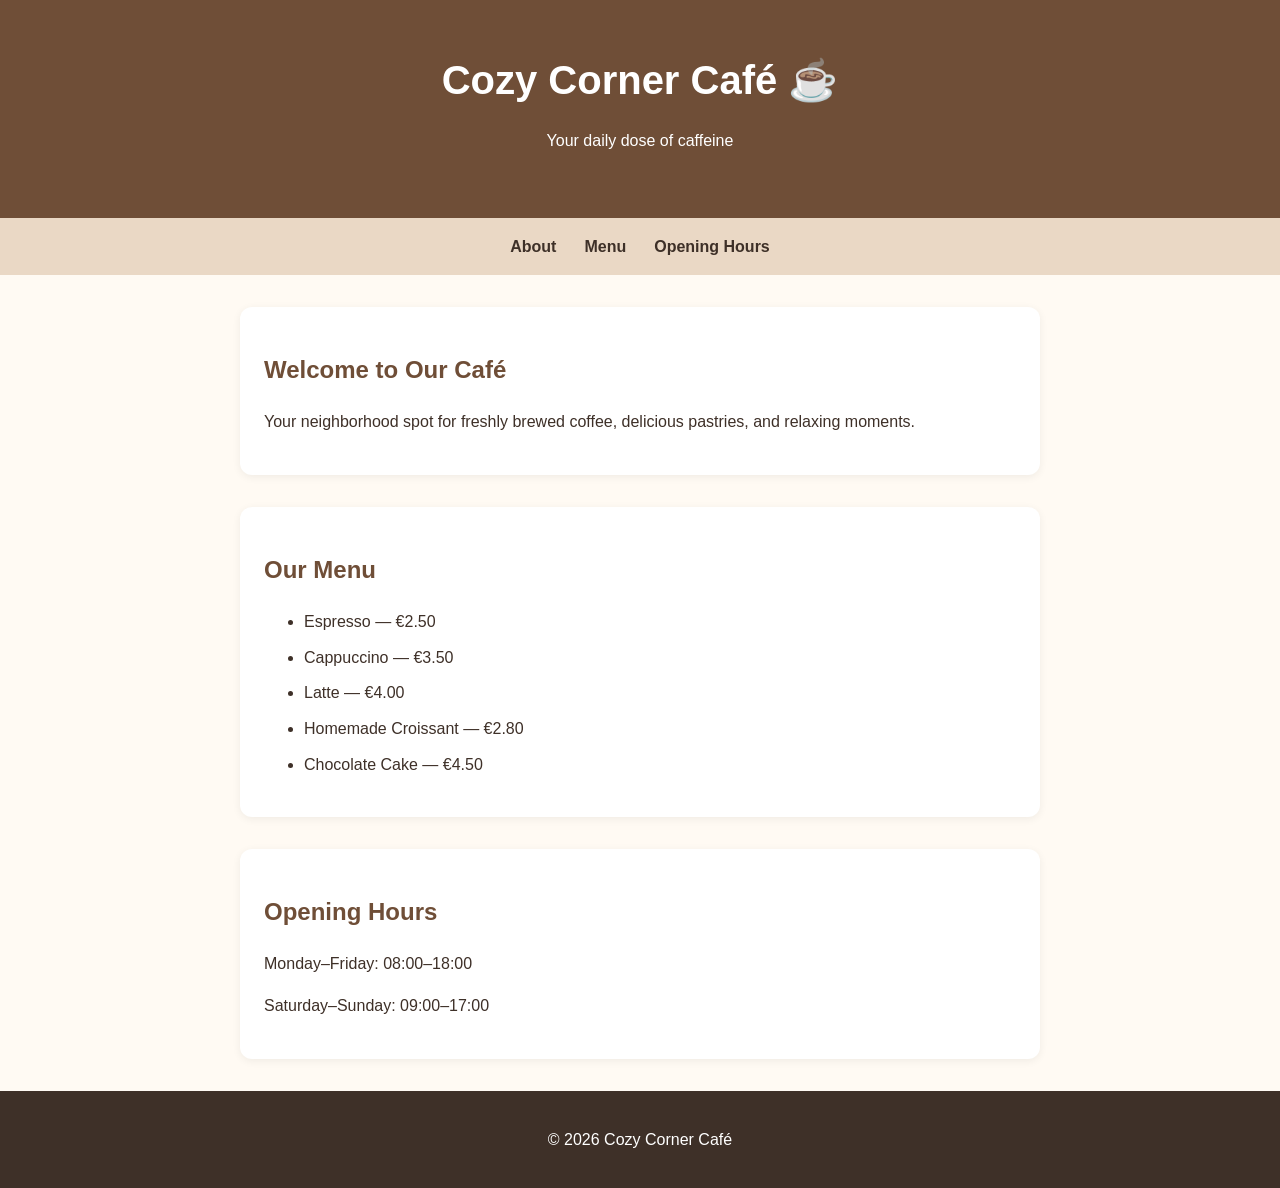
<file: index.html>
<!DOCTYPE html>
<html lang="en">
<head>
  <meta charset="UTF-8">
  <meta name="viewport" content="width=device-width, initial-scale=1.0">
  <title>Cozy Corner Café</title>
  <link rel="stylesheet" href="styles.css">
</head>
<body>
  <header>
    <h1>Cozy Corner Café ☕</h1>
    <p>Your daily dose of caffeine</p>
  </header>

  <nav aria-label="Main navigation">
    <a href="#about">About</a>
    <a href="#menu">Menu</a>
    <a href="#hours">Opening Hours</a>
  </nav>

  <main>
    <section id="about">
      <h2>Welcome to Our Café</h2>
      <p>
        Your neighborhood spot for freshly brewed coffee,
        delicious pastries, and relaxing moments.
      </p>
    </section>

    <section id="menu">
      <h2>Our Menu</h2>
      <ul>
        <li>Espresso — €2.50</li>
        <li>Cappuccino — €3.50</li>
        <li>Latte — €4.00</li>
        <li>Homemade Croissant — €2.80</li>
        <li>Chocolate Cake — €4.50</li>
      </ul>
    </section>

    <section id="hours">
      <h2>Opening Hours</h2>
      <p>Monday–Friday: 08:00–18:00</p>
      <p>Saturday–Sunday: 09:00–17:00</p>
    </section>
  </main>

  <footer>
    <p>&copy; 2026 Cozy Corner Café</p>
  </footer>
</body>
</html>
</file>
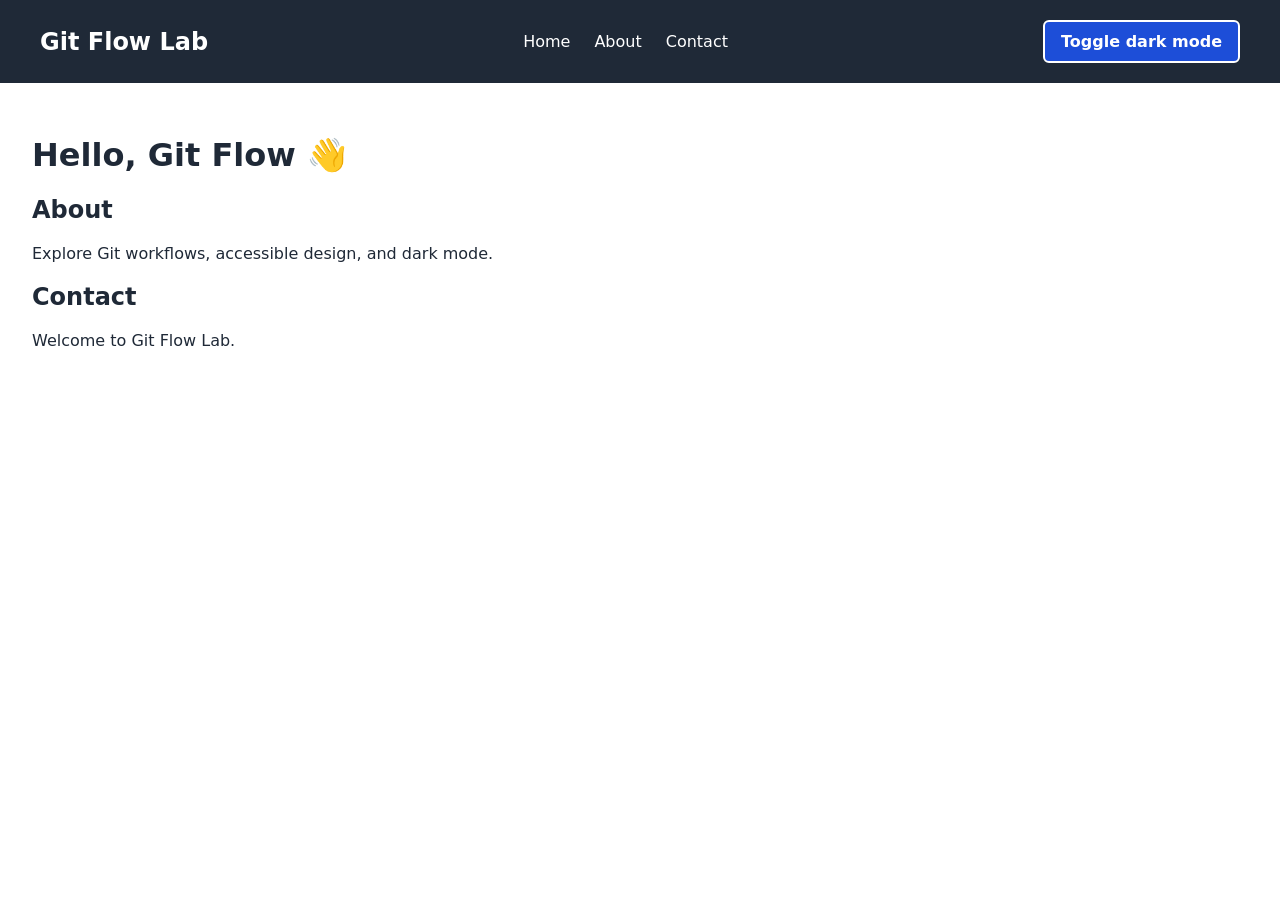
<file: web-lab/index.html>
<!DOCTYPE html>
<html lang="en">
  <head>
    <meta charset="UTF-8" />
    <meta name="viewport" content="width=device-width, initial-scale=1.0" />

    <!-- Version: 1.0.1 -->
    <title>Git Flow Lab</title>

    <link rel="stylesheet" href="styles.css" />
  </head>

  <body>
    <header class="header-banner">
      <nav class="navbar" aria-label="Main navigation">
        <a href="#home" class="logo">Git Flow Lab</a>

        <ul class="nav-links">
          <li><a href="#home">Home</a></li>
          <li><a href="#about">About</a></li>
          <li><a href="#contact">Contact</a></li>
        </ul>

        <button id="theme-toggle" type="button">
          Toggle dark mode
        </button>
      </nav>
    </header>

    <main id="home">
      <h1>Hello, Git Flow 👋</h1>

      <section id="about" aria-labelledby="about-heading">
        <h2 id="about-heading">About</h2>
        <p>Explore Git workflows, accessible design, and dark mode.</p>
      </section>

      <section id="contact" aria-labelledby="contact-heading">
        <h2 id="contact-heading">Contact</h2>
        <p>Welcome to Git Flow Lab.</p>
      </section>
    </main>

    <script src="script.js"></script>
  </body>
</html>
</file>
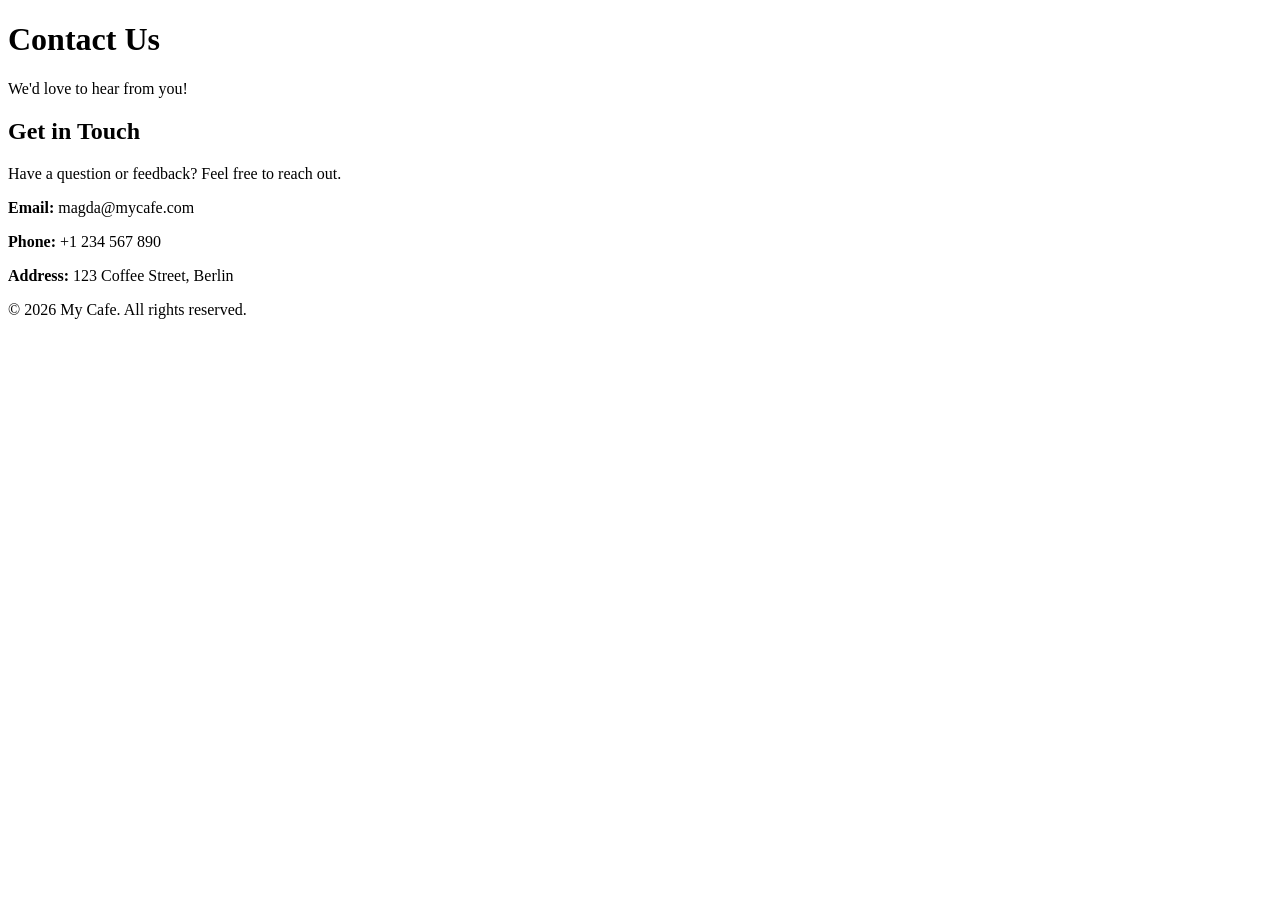
<file: contact.html>
<!DOCTYPE html>
<html lang="en">
<head>
    <meta charset="UTF-8">
    <meta name="viewport" content="width=device-width, initial-scale=1.0">
    <title>Contact Us | My Cafe</title>
</head>
<body>
    <header>
        <h1>Contact Us</h1>
        <p>We'd love to hear from you!</p>
    </header>

    <main>
        <section>
            <h2>Get in Touch</h2>
            <p>Have a question or feedback? Feel free to reach out.</p>

            <p><strong>Email:</strong> magda@mycafe.com</p>
            <p><strong>Phone:</strong> +1 234 567 890</p>
            <p><strong>Address:</strong> 123 Coffee Street, Berlin</p>
        </section>
    </main>

    <footer>
        <p>&copy; 2026 My Cafe. All rights reserved.</p>
    </footer>
</body>
</html>
</file>
<file: styles.css>
* {
  box-sizing: border-box;
}

body {
  margin: 0;
  font-family: Arial, sans-serif;
  line-height: 1.6;
  color: #3e3028;
  background: #fffaf3;
}

header {
  padding: 48px 20px;
  text-align: center;
  color: #ffffff;
  background: #6f4e37;
}

header h1 {
  margin: 0;
  font-size: 2.5rem;
}

nav {
  display: flex;
  justify-content: center;
  gap: 28px;
  padding: 16px;
  background: #ead8c5;
}

nav a {
  color: #3e3028;
  font-weight: bold;
  text-decoration: none;
}

nav a:hover {
  color: #8b4513;
  text-decoration: underline;
}

main {
  width: min(800px, 90%);
  margin: 32px auto;
}

section {
  margin-bottom: 32px;
  padding: 24px;
  background: #ffffff;
  border-radius: 12px;
  box-shadow: 0 2px 8px #00000010;
}

h2 {
  color: #6f4e37;
}

li {
  margin-bottom: 10px;
}

footer {
  padding: 20px;
  text-align: center;
  color: #ffffff;
  background: #3e3028;
}

@media (max-width: 480px) {
  nav {
    flex-wrap: wrap;
    gap: 16px;
  }

  header h1 {
    font-size: 2rem;
  }
}
</file>
<file: web-lab/styles.css>
/* General page styles */
body {
  font-family: system-ui, sans-serif;
  margin: 0;
  padding: 0;
  background-color: #ffffff;
  color: #1f2937;
  transition: background-color 0.3s, color 0.3s;
}

/* Header banner */
.header-banner {
  background-color: #1f2937;
  padding: 20px 32px;
}

.navbar {
  display: flex;
  justify-content: space-between;
  align-items: center;
  max-width: 1200px;
  margin: 0 auto;
  gap: 24px;
}

.logo {
  color: #ffffff;
  font-size: 24px;
  font-weight: bold;
  text-decoration: none;
}

/* Navigation links */
.nav-links {
  display: flex;
  gap: 24px;
  list-style: none;
  margin: 0;
  padding: 0;
}

.nav-links a {
  color: #ffffff;
  text-decoration: none;
  font-size: 16px;
}

.nav-links a:hover {
  color: #bfdbfe;
  text-decoration: underline;
}

/* Visible keyboard focus */
a:focus-visible,
button:focus-visible {
  outline: 3px solid #fbbf24;
  outline-offset: 4px;
}

/* Dark mode toggle button */
#theme-toggle {
  padding: 10px 16px;
  border: 2px solid #ffffff;
  border-radius: 6px;
  background-color: #1d4ed8;
  color: #ffffff;
  font: inherit;
  font-weight: 600;
  cursor: pointer;
  white-space: nowrap;
}

#theme-toggle:hover {
  background-color: #1e40af;
}

/* Main content */
main {
  padding: 2rem;
  min-height: 200px;
}

/* Dark theme */
body[data-theme="dark"] {
  background-color: #111827;
  color: #f9fafb;
}

body[data-theme="dark"] .header-banner {
  background-color: #030712;
}

body[data-theme="dark"] main {
  background-color: #111827;
  color: #f9fafb;
}

body[data-theme="dark"] #theme-toggle {
  background-color: #1e40af;
  border-color: #e5e7eb;
  color: #ffffff;
}

body[data-theme="dark"] #theme-toggle:hover {
  background-color: #1d4ed8;
}

/* Responsive layout */
@media (max-width: 600px) {
  .header-banner {
    padding: 16px;
  }

  .navbar {
    flex-wrap: wrap;
    gap: 16px;
  }

  .nav-links {
    gap: 12px;
    flex-wrap: wrap;
  }

  #theme-toggle {
    padding: 8px 12px;
  }
}
</file>
